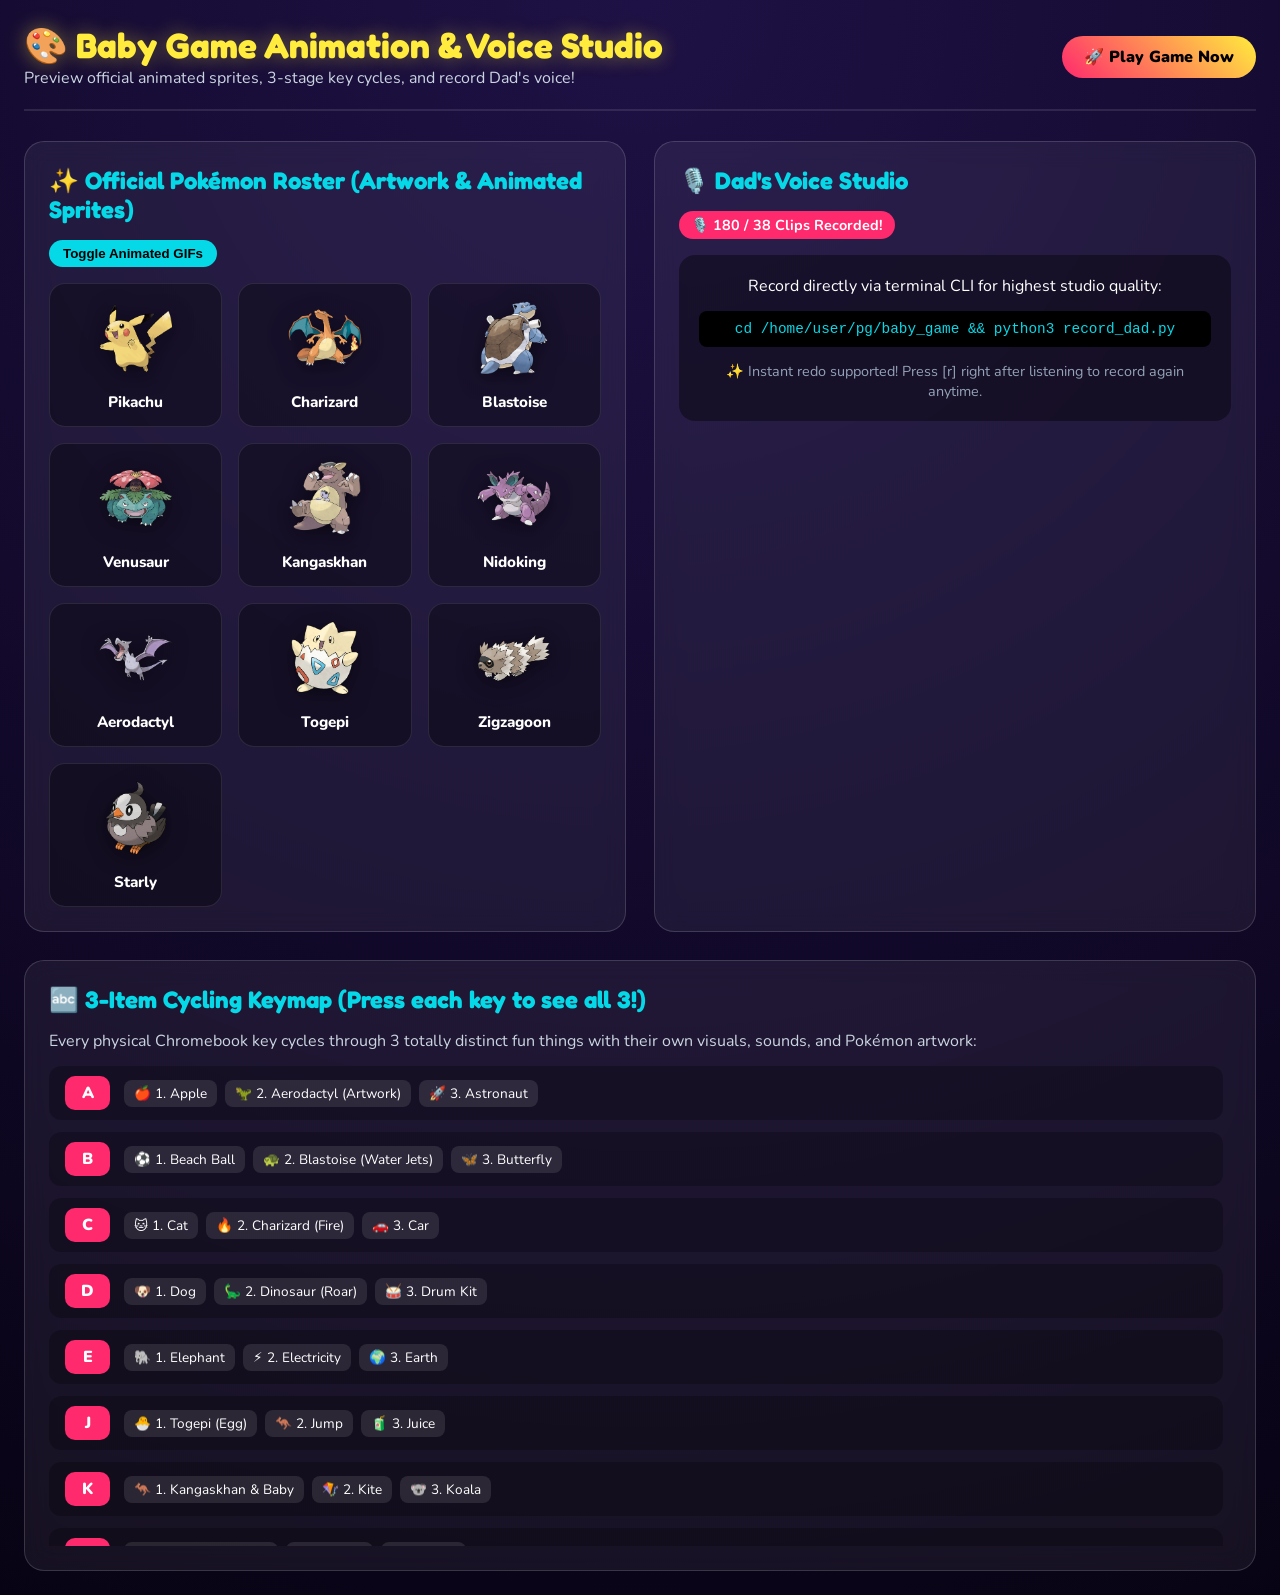
<file: studio.html>
<!-- ==============================================================================
Program: studio.html
Programmer: Ethan-da-Tech-Wizard
Last Modified: November 18, 2026
Purpose: Interactive animation and voice recording studio interface for Baby Game.
         Provides DOM controls for triggering procedural sound synthesis, testing
         speech synthesis voices, tuning particle physics, and inspecting audio manifests.
============================================================================== -->

<!-- File role: a parent-facing helper page, opened from the Studio button in index.html. It is not part of the toddler game loop and loads none of the game scripts. -->
<!-- It shows the Pokemon artwork, how many of Dad's voice clips exist (audio/dad/manifest.json, written by record_dad.py), and a sample of the key cycles. -->
<!-- Self-contained: styles and script are inline so the page works from a service-worker cache with no extra requests. No network is needed except the optional web fonts. -->

<!DOCTYPE html>
<html lang="en">
<head>
  <meta charset="UTF-8">
  <meta name="viewport" content="width=device-width, initial-scale=1.0">
  <title>🎨 Baby Game Animation & Voice Studio</title>
  <!-- Same Google Fonts dependency as index.html; system fonts are the fallback. -->
  <link rel="preconnect" href="https://fonts.googleapis.com">
  <link rel="preconnect" href="https://fonts.gstatic.com" crossorigin>
  <link href="https://fonts.googleapis.com/css2?family=Fredoka:wght@600;900&family=Nunito:wght@700;900&display=swap" rel="stylesheet">
  <!-- Page-local styles (this page does not use styles.css). Layout is a two-column grid that collapses to one column under 900px. -->
  <!-- Panel styling system: one dark gradient page, translucent "glass" panels (.panel), and three accent colours from :root. Everything below is scoped to this page only. -->
  <style>

    /* Same neon palette as styles.css but with different variable names; this page does not import styles.css. */
    :root {
      --primary: #ff2a6d;
      --secondary: #05d9e8;
      --accent: #ffec3d;
      --dark: #0d1117;
      --card-bg: rgba(255, 255, 255, 0.06);
    }
    * { box-sizing: border-box; margin: 0; padding: 0; }
    /* min-height (not height) lets the page grow and scroll, unlike the game page which is locked to one screen. */
    body {
      background: radial-gradient(circle at top, #1e1145, #080314);
      color: #fff;
      font-family: 'Nunito', system-ui, sans-serif;
      padding: 24px;
      min-height: 100vh;
    }
    header {
      display: flex;
      justify-content: space-between;
      align-items: center;
      margin-bottom: 30px;
      padding-bottom: 20px;
      border-bottom: 2px solid rgba(255, 255, 255, 0.1);
    }
    h1 {
      font-family: 'Fredoka', cursive;
      font-size: 2.2rem;
      color: var(--accent);
      text-shadow: 0 0 20px rgba(255, 236, 61, 0.4);
    }
    .back-btn {
      background: linear-gradient(45deg, var(--primary), var(--accent));
      color: #000;
      text-decoration: none;
      font-weight: 900;
      padding: 10px 22px;
      border-radius: 30px;
      transition: transform 0.2s;
    }
    .back-btn:hover { transform: scale(1.05); }

    /* Two equal columns for the first two panels; the third panel spans both with grid-column 1 / -1 (inline style below). */
    .studio-grid {
      display: grid;
      grid-template-columns: 1fr 1fr;
      gap: 28px;
    }
    @media (max-width: 900px) {
      .studio-grid { grid-template-columns: 1fr; }
    }
    .panel {
      background: var(--card-bg);
      border: 1px solid rgba(255, 255, 255, 0.15);
      border-radius: 20px;
      padding: 24px;
      backdrop-filter: blur(12px);
    }
    h2 {
      font-family: 'Fredoka', cursive;
      font-size: 1.5rem;
      margin-bottom: 16px;
      color: var(--secondary);
    }
    /* Roster cards */
    /* Pokemon Roster */
    /* auto-fill with minmax(130px, 1fr) fits as many cards per row as the width allows, so no media query is needed for this grid. */
    .poke-showcase {
      display: grid;
      grid-template-columns: repeat(auto-fill, minmax(130px, 1fr));
      gap: 16px;
    }
    .poke-card {
      background: rgba(0, 0, 0, 0.35);
      border: 1px solid rgba(255, 255, 255, 0.1);
      border-radius: 16px;
      padding: 14px;
      text-align: center;
      transition: transform 0.2s, border-color 0.2s;
    }
    .poke-card:hover {
      transform: translateY(-4px);
      border-color: var(--secondary);
    }
    .poke-card img {
      width: 80px;
      height: 80px;
      object-fit: contain;
      margin-bottom: 8px;
      filter: drop-shadow(0 4px 10px rgba(0,0,0,0.5));
    }
    .poke-name {
      font-weight: 800;
      font-size: 0.95rem;
      text-transform: capitalize;
    }
    /* Key Inspector */
    /* Capped height (480px) with its own scrollbar so a long list of keys does not push the page down. */
    .key-cycle-list {
      display: flex;
      flex-direction: column;
      gap: 12px;
      max-height: 480px;
      overflow-y: auto;
      padding-right: 8px;
    }
    .key-row {
      display: flex;
      align-items: center;
      background: rgba(0, 0, 0, 0.25);
      padding: 10px 16px;
      border-radius: 12px;
      gap: 14px;
    }

    /* min-width keeps single letters and longer keys such as Enter aligned in the same column. */
    .key-badge {
      background: var(--primary);
      color: #fff;
      font-weight: 900;
      padding: 6px 12px;
      border-radius: 10px;
      min-width: 45px;
      text-align: center;
    }
    .cycle-items {
      display: flex;
      gap: 8px;
      flex: 1;
      flex-wrap: wrap;
    }
    .cycle-pill {
      background: rgba(255, 255, 255, 0.1);
      padding: 4px 10px;
      border-radius: 8px;
      font-size: 0.85rem;
    }
    /* Voice Studio */
    .voice-status {
      display: flex;
      align-items: center;
      gap: 12px;
      margin-bottom: 16px;
    }
    .mic-record-box {
      background: rgba(0, 0, 0, 0.4);
      padding: 20px;
      border-radius: 16px;
      text-align: center;
    }
    .rec-btn {
      background: #ef4444;
      color: #fff;
      border: none;
      padding: 12px 28px;
      font-size: 1.1rem;
      font-weight: 900;
      border-radius: 30px;
      cursor: pointer;
      box-shadow: 0 4px 15px rgba(239, 68, 68, 0.5);
      transition: all 0.2s;
    }
    .rec-btn:hover { transform: scale(1.05); }

    /* Class is toggled when a recording is in progress; the pulse animation signals that the mic is live. (Not toggled by any script on this page at present: recording happens in the terminal via record_dad.py.) */
    .rec-btn.recording {
      animation: pulse 1s infinite alternate;
      background: #dc2626;
    }
    @keyframes pulse {
      0% { transform: scale(1); box-shadow: 0 0 10px #ef4444; }
      100% { transform: scale(1.08); box-shadow: 0 0 25px #ef4444; }
    }
    .cmd-hint {
      margin-top: 14px;
      background: #000;
      padding: 10px 14px;
      border-radius: 8px;
      font-family: monospace;
      color: var(--secondary);
      font-size: 0.9rem;
    }
  </style>
</head>
<body>

  <!-- Page header: title on the left, link back to the game on the right. -->
  <header>
    <div>
      <h1>🎨 Baby Game Animation & Voice Studio</h1>
      <p style="color: #cbd5e1;">Preview official animated sprites, 3-stage key cycles, and record Dad's voice!</p>
    </div>
    <a href="index.html" class="back-btn">🚀 Play Game Now</a>
  </header>

  <!-- Three panels: sprite preview, voice studio status, and a read-only sample of the key cycles. -->
  <main class="studio-grid">

    <!-- Panel 1 is filled by renderPokemon() in the script below, which writes into the empty #poke-grid. -->
    <!-- Panel 1: Official Pokemon & Sprites -->
    <section class="panel">
      <h2>✨ Official Pokémon Roster (Artwork & Animated Sprites)</h2>
      <div style="margin-bottom: 16px; display: flex; gap: 10px;">

        <!-- Inline styles are used because this one button has no shared class; the button switches the grid between PNG artwork and animated GIFs. -->
        <button id="toggle-ani" style="padding: 6px 14px; border-radius: 20px; background: var(--secondary); border: none; font-weight: bold; cursor: pointer;">Toggle Animated GIFs</button>
      </div>
      <div class="poke-showcase" id="poke-grid"></div>
    </section>

    <!-- Panel 2: Dad's Voice Studio -->
    <section class="panel">
      <h2>🎙️ Dad's Voice Studio</h2>
      <div class="voice-status">

        <!-- Text is replaced by the fetch of manifest.json below; the placeholder shows until the request finishes. -->
        <span id="voice-count-badge" style="background: var(--primary); padding: 4px 12px; border-radius: 20px; font-weight: bold; font-size: 0.9rem;">Checking recordings...</span>
      </div>
      <div class="mic-record-box">
        <p style="margin-bottom: 12px;">Record directly via terminal CLI for highest studio quality:</p>

        <!-- Recording is done in the terminal, not in the browser, because the script gives better audio quality and writes the manifest the game reads. &amp;&amp; is the escaped form of the shell operator. The path shown is an example and must be adjusted to where the project lives. -->
        <div class="cmd-hint">cd /home/user/pg/baby_game &amp;&amp; python3 record_dad.py</div>
        <p style="margin-top: 14px; font-size: 0.9rem; color: #94a3b8;">
          ✨ Instant redo supported! Press [r] right after listening to record again anytime.
        </p>
      </div>
    </section>

    <!-- Panel 3: 3-Item Key Cycle Inspector -->
    <!-- Spans both grid columns. -->
    <section class="panel" style="grid-column: 1 / -1;">
      <h2>🔤 3-Item Cycling Keymap (Press each key to see all 3!)</h2>
      <p style="margin-bottom: 14px; color: #cbd5e1;">Every physical Chromebook key cycles through 3 totally distinct fun things with their own visuals, sounds, and Pokémon artwork:</p>

      <!-- Filled by the SAMPLES loop at the bottom of the script. -->
      <div class="key-cycle-list" id="cycle-list"></div>
    </section>
  </main>

    <!-- STEP-BY-STEP EDUCATIONAL GUIDE: DOM INTERFACE & AUDIO STUDIO HOOKS
       1. DOM Element Selection: Binds UI buttons, sliders, and canvases to studio controller.
       2. Audio Preview Triggering: Directly invokes Web Audio API synthesizers and voice playback.
       3. Real-Time Feedback: Updates DOM display cards dynamically based on active audio presets. -->

<!-- All studio logic lives in this one inline script; it starts running as the page loads, so the elements above already exist. -->
<script>
    // Roster shown in panel 1; file is the base name under images/pokemon/ (NAME.png artwork, NAME_ani.gif animation).
    const POKEMON_DATA = [
      { name: 'Pikachu', file: 'pikachu' },
      { name: 'Charizard', file: 'charizard' },
      { name: 'Blastoise', file: 'blastoise' },
      { name: 'Venusaur', file: 'venusaur' },
      { name: 'Kangaskhan', file: 'kangaskhan' },
      { name: 'Nidoking', file: 'nidoking' },
      { name: 'Aerodactyl', file: 'aerodactyl' },
      { name: 'Togepi', file: 'togepi' },
      { name: 'Zigzagoon', file: 'zigzagoon' },
      { name: 'Starly', file: 'starly' }
    ];

    // Toggle state: PNG artwork vs animated GIFs.
    // Starts on PNG artwork because still images load instantly, while the animated GIFs are large.
    let showAnimated = false;
    const grid = document.getElementById('poke-grid');

    // Rebuild the roster grid from POKEMON_DATA using the current artwork/animation mode.
    function renderPokemon() {
      // Cleared and rebuilt on every toggle; with only ten cards this is simpler than updating images in place.
      grid.innerHTML = '';
      POKEMON_DATA.forEach(p => {
        const card = document.createElement('div');
        card.className = 'poke-card';

        // Naming convention in images/pokemon: NAME.png for artwork and NAME_ani.gif for the animation.
        const ext = showAnimated ? '_ani.gif' : '.png';
        card.innerHTML = `
          <img src="images/pokemon/${p.file}${ext}" alt="${p.name}">
          <div class="poke-name">${p.name}</div>
        `;
        grid.appendChild(card);
      });
    }

    // Updates the button label to name the mode the NEXT click will switch to, then redraws the grid.
    document.getElementById('toggle-ani').addEventListener('click', () => {
      showAnimated = !showAnimated;
      document.getElementById('toggle-ani').innerText = showAnimated ? 'Show Artwork PNG' : 'Show Animated GIFs';

      // First draw on page load (PNG mode).
      renderPokemon();
    });

    renderPokemon();

    // Count the entries in audio/dad/manifest.json. The 38 is hard-coded: 26 letters + 10 digits + Space + Enter, matching VOICE_ITEMS in record_dad.py. Note the manifest also holds per-word and intro entries, so its raw entry count can exceed 38.
    // Check Dad's voice manifest
    // A missing manifest (no recordings yet, or the file is not served) lands in the catch below and shows 0 instead of an error.
    fetch('audio/dad/manifest.json')
      .then(res => res.json())
      .then(manifest => {
        const count = Object.keys(manifest).length;
        document.getElementById('voice-count-badge').innerText = `🎙️ ${count} / 38 Clips Recorded!`;
      })
      .catch(() => {
        document.getElementById('voice-count-badge').innerText = '0 / 38 Clips Recorded';
      });

    // Populate Key Cycle List
    // Hand-written sample of the key cycles for display only (not generated from keys.js, so it can drift from the real mappings).
    const SAMPLES = [
      { key: 'A', items: ['🍎 1. Apple', '🦖 2. Aerodactyl (Artwork)', '🚀 3. Astronaut'] },
      { key: 'B', items: ['⚽ 1. Beach Ball', '🐢 2. Blastoise (Water Jets)', '🦋 3. Butterfly'] },
      { key: 'C', items: ['🐱 1. Cat', '🔥 2. Charizard (Fire)', '🚗 3. Car'] },
      { key: 'D', items: ['🐶 1. Dog', '🦕 2. Dinosaur (Roar)', '🥁 3. Drum Kit'] },
      { key: 'E', items: ['🐘 1. Elephant', '⚡ 2. Electricity', '🌍 3. Earth'] },
      { key: 'J', items: ['🐣 1. Togepi (Egg)', '🦘 2. Jump', '🧃 3. Juice'] },
      { key: 'K', items: ['🦘 1. Kangaskhan & Baby', '🪁 2. Kite', '🐨 3. Koala'] },
      { key: 'N', items: ['👑 1. Nidoking (Horn)', '🥷 2. Ninja', '🪺 3. Nest'] },
      { key: 'P', items: ['⚡ 1. Pikachu (Electric)', '🐶 2. Puppy', '🐹 3. Dance Party Troupe!'] },
      { key: 'S', items: ['🐦 1. Starly (Bird)', '☀️ 2. Sunshine', '⚡ 3. Super Saiyan'] },
      { key: 'T', items: ['🦈 1. Baby Shark Song', '🚂 2. Train', '🐢 3. Turtle'] },
      { key: 'V', items: ['🌺 1. Venusaur (Flower)', '🏆 2. Victory', '🌋 3. Volcano'] },
      { key: 'Z', items: ['🦝 1. Zigzagoon (Raccoon)', '🦓 2. Zebra', '⚡ 3. Laser Zap'] }
    ];

    const cycleList = document.getElementById('cycle-list');
    SAMPLES.forEach(s => {
      const row = document.createElement('div');
      row.className = 'key-row';
      row.innerHTML = `
        <div class="key-badge">${s.key}</div>
        <div class="cycle-items">
          ${s.items.map(it => `<div class="cycle-pill">${it}</div>`).join('')}
        </div>
      `;
      cycleList.appendChild(row);
    });
  </script>
</body>
</html>
</file>
